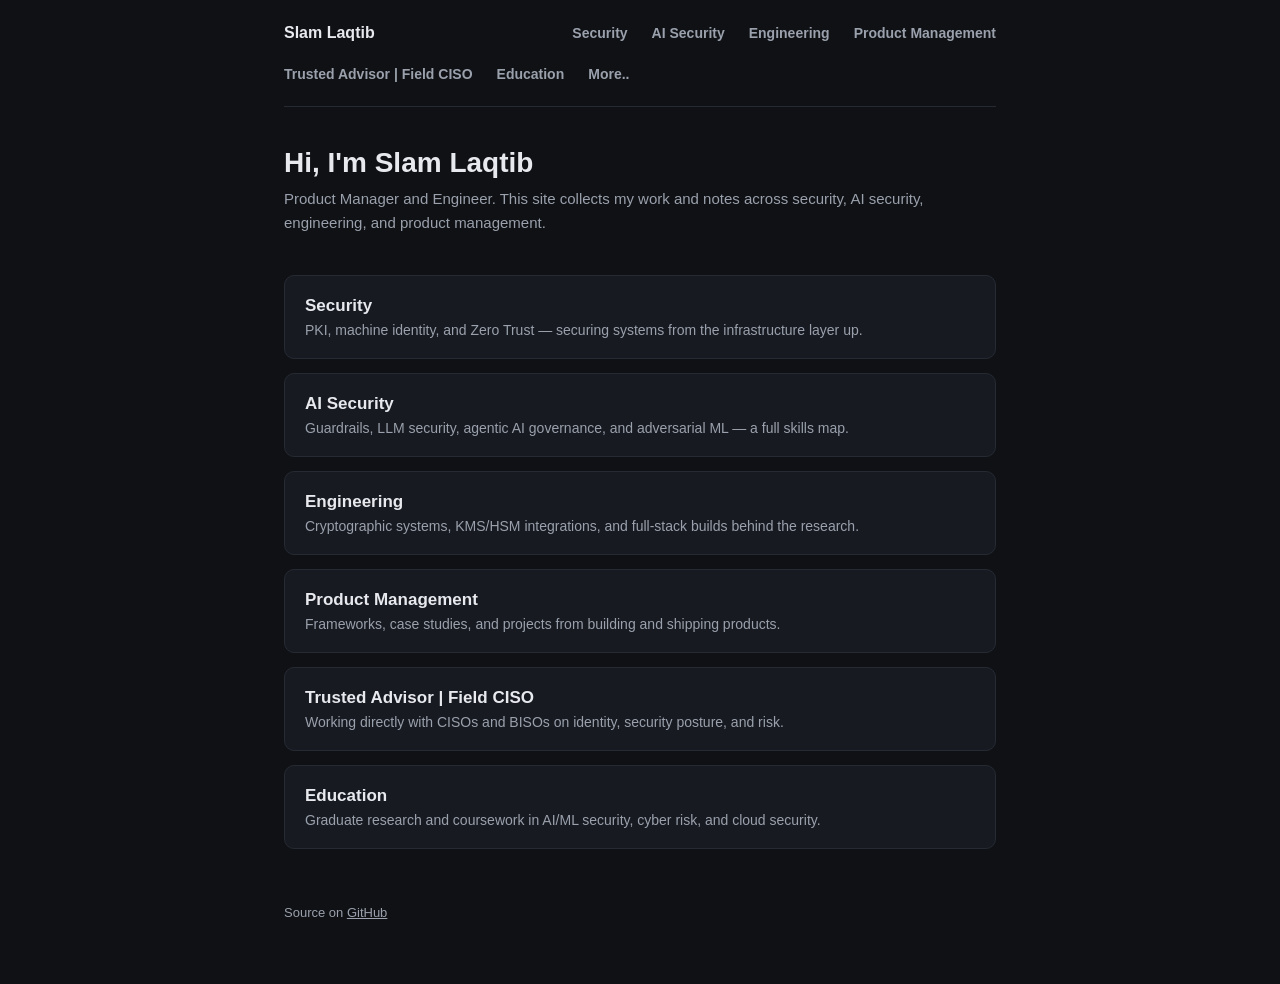
<file: index.html>
<!DOCTYPE html>
<html lang="en">
<head>
<meta charset="UTF-8">
<meta name="viewport" content="width=device-width, initial-scale=1.0">
<title>Slam Laqtib</title>
<link rel="stylesheet" href="style.css">
</head>
<body>
<main>
  <nav class="site-nav">
    <a class="brand" href="index.html">Slam Laqtib</a>
    <a class="nav-link" href="security.html">Security</a>
    <a class="nav-link" href="ai-security.html">AI Security</a>
    <a class="nav-link" href="engineering.html">Engineering</a>
    <a class="nav-link" href="product-management.html">Product Management</a>
    <a class="nav-link" href="trusted-advisor.html">Trusted Advisor | Field CISO</a>
    <a class="nav-link" href="education.html">Education</a>
    <a class="nav-link" href="more.html">More..</a>
  </nav>

  <header class="page-header">
    <h1>Hi, I'm Slam Laqtib</h1>
    <p class="subtitle">Product Manager and Engineer. This site collects my work and notes across security, AI security, engineering, and product management.</p>
  </header>

  <ul class="skill-grid">
    <li class="skill-card">
      <a href="security.html">
        <h2>Security</h2>
        <p>PKI, machine identity, and Zero Trust — securing systems from the infrastructure layer up.</p>
      </a>
    </li>
    <li class="skill-card">
      <a href="ai-security.html">
        <h2>AI Security</h2>
        <p>Guardrails, LLM security, agentic AI governance, and adversarial ML — a full skills map.</p>
      </a>
    </li>
    <li class="skill-card">
      <a href="engineering.html">
        <h2>Engineering</h2>
        <p>Cryptographic systems, KMS/HSM integrations, and full-stack builds behind the research.</p>
      </a>
    </li>
    <li class="skill-card">
      <a href="product-management.html">
        <h2>Product Management</h2>
        <p>Frameworks, case studies, and projects from building and shipping products.</p>
      </a>
    </li>
    <li class="skill-card">
      <a href="trusted-advisor.html">
        <h2>Trusted Advisor | Field CISO</h2>
        <p>Working directly with CISOs and BISOs on identity, security posture, and risk.</p>
      </a>
    </li>
    <li class="skill-card">
      <a href="education.html">
        <h2>Education</h2>
        <p>Graduate research and coursework in AI/ML security, cyber risk, and cloud security.</p>
      </a>
    </li>
  </ul>

  <footer class="site-footer">
    Source on <a href="https://github.com/PMSense/AI-Security">GitHub</a>
  </footer>
</main>
</body>
</html>
</file>
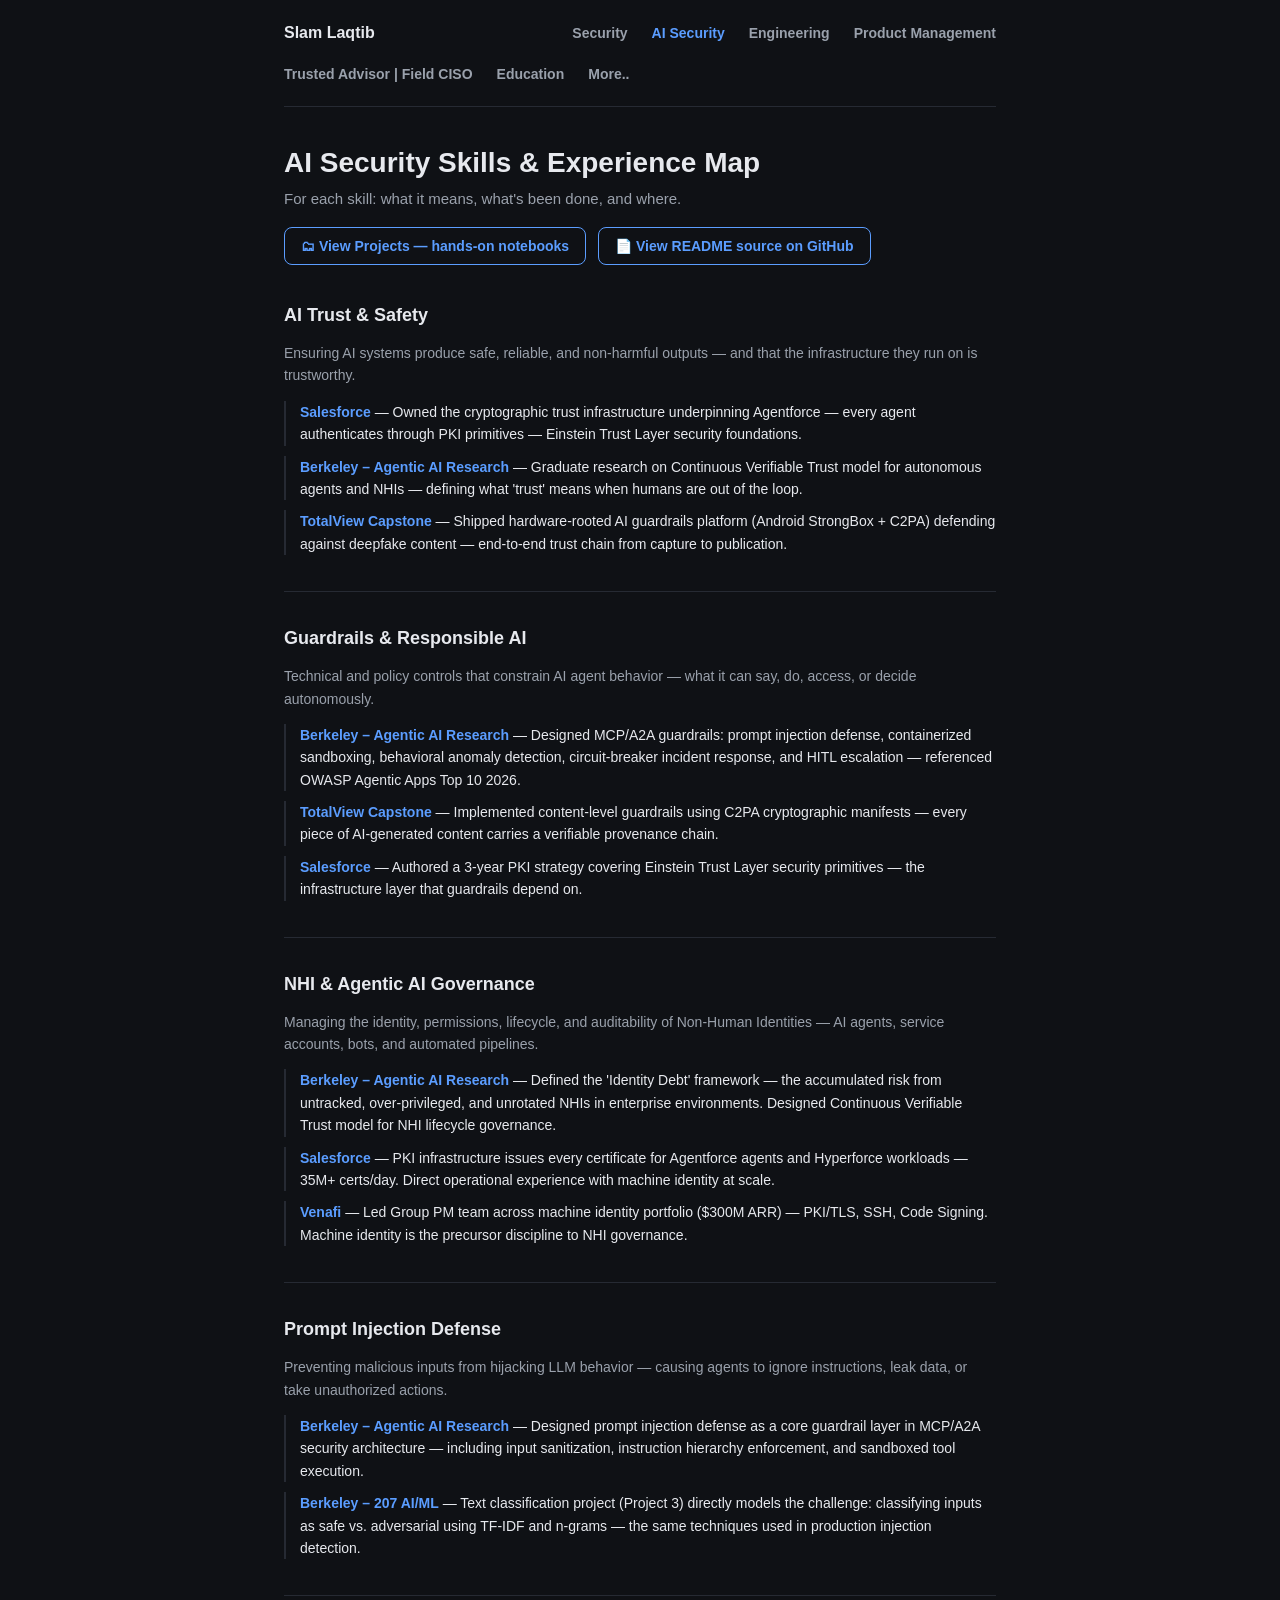
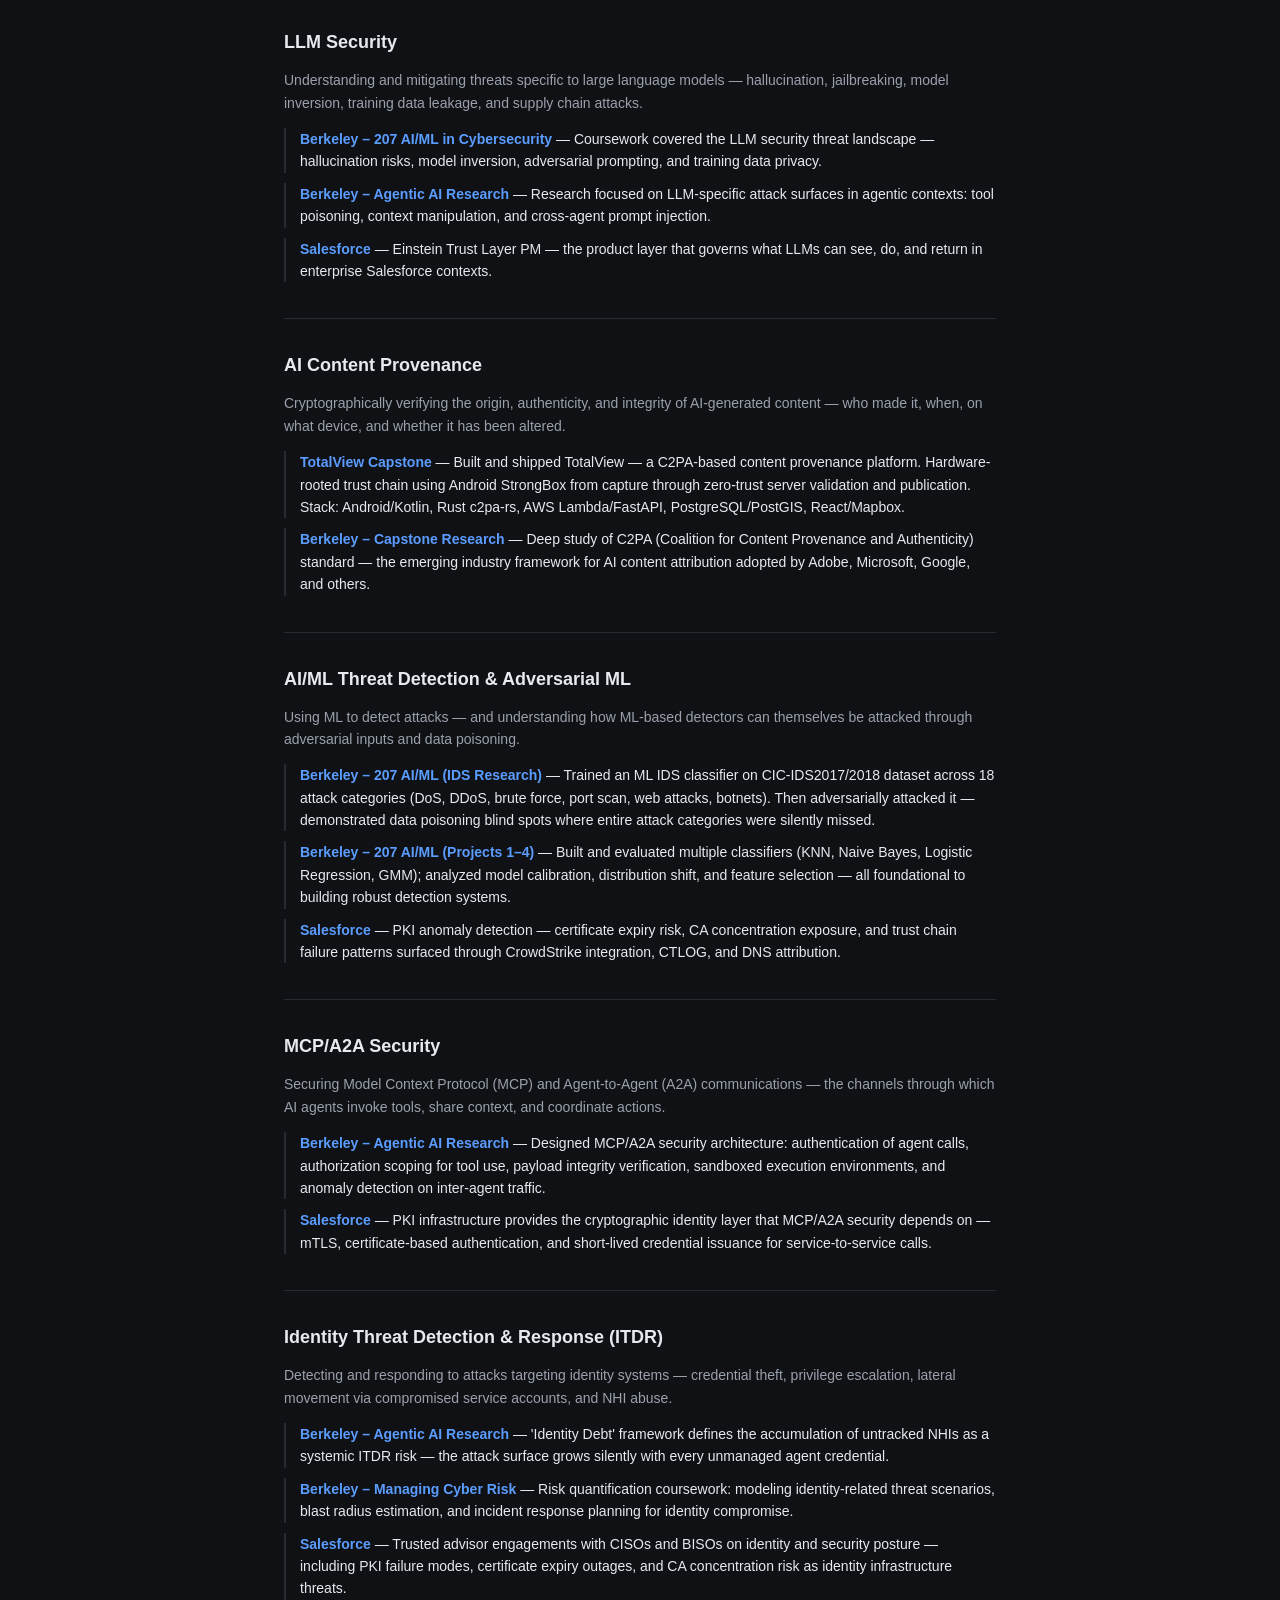
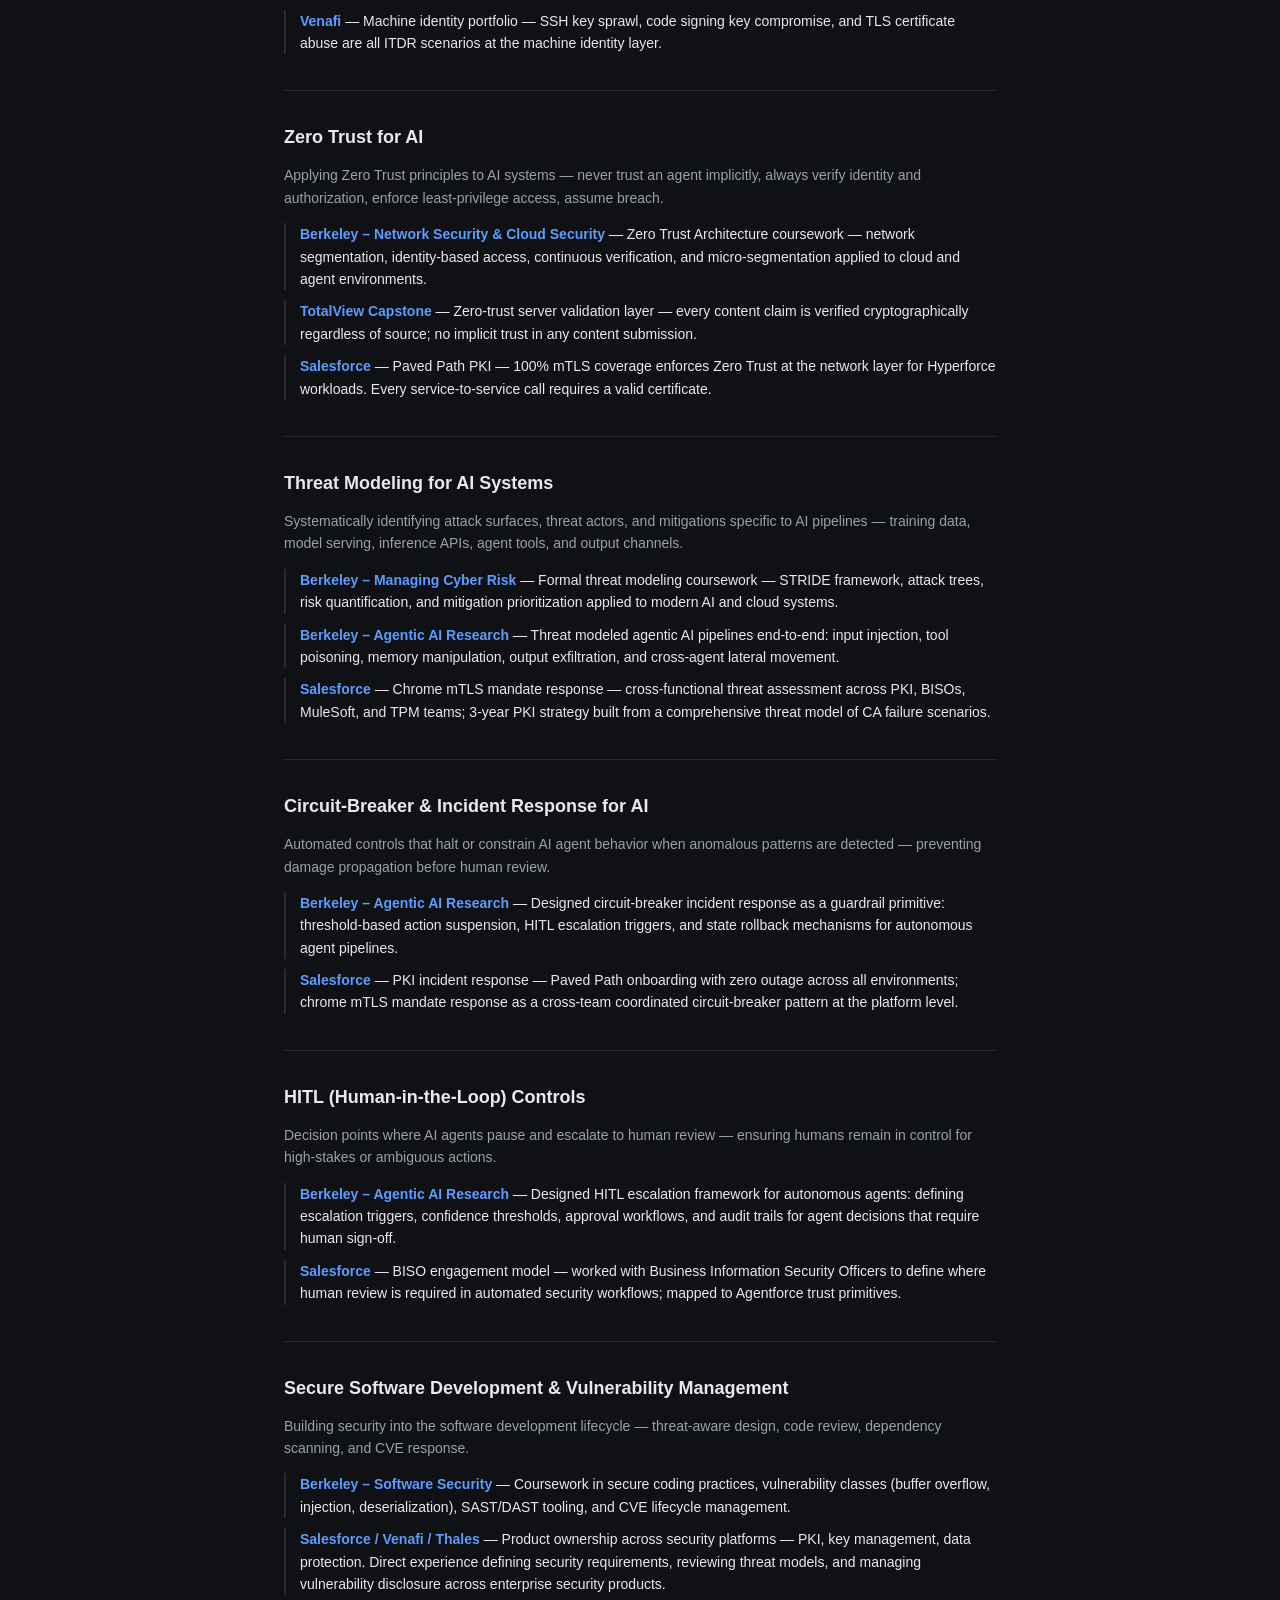
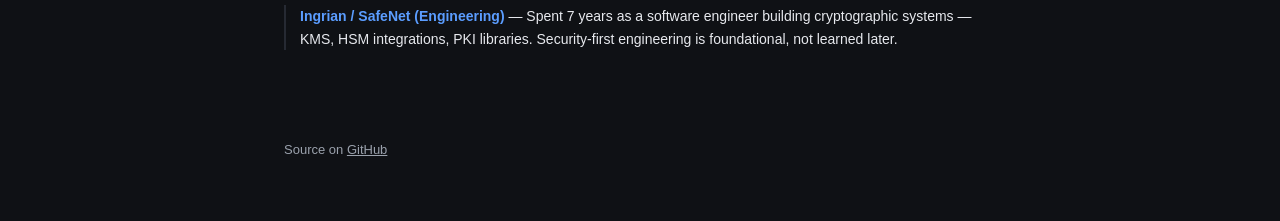
<file: ai-security.html>
<!DOCTYPE html>
<html lang="en">
<head>
<meta charset="UTF-8">
<meta name="viewport" content="width=device-width, initial-scale=1.0">
<title>AI Security — Slam Laqtib</title>
<link rel="stylesheet" href="style.css">
</head>
<body>
<main>
  <nav class="site-nav">
    <a class="brand" href="index.html">Slam Laqtib</a>
    <a class="nav-link" href="security.html">Security</a>
    <a class="nav-link active" href="ai-security.html">AI Security</a>
    <a class="nav-link" href="engineering.html">Engineering</a>
    <a class="nav-link" href="product-management.html">Product Management</a>
    <a class="nav-link" href="trusted-advisor.html">Trusted Advisor | Field CISO</a>
    <a class="nav-link" href="education.html">Education</a>
    <a class="nav-link" href="more.html">More..</a>
  </nav>

  <header class="page-header">
    <h1>AI Security Skills &amp; Experience Map</h1>
    <p class="subtitle">For each skill: what it means, what's been done, and where.</p>
    <div class="callout-row">
      <a class="callout-link" href="projects.html">🗂 View Projects — hands-on notebooks</a>
      <a class="callout-link" href="https://github.com/PMSense/AI-Security/blob/main/README.md">📄 View README source on GitHub</a>
    </div>
  </header>

  <section class="page-section">

    <div class="skill-block">
      <h2>AI Trust &amp; Safety</h2>
      <p class="skill-intro">Ensuring AI systems produce safe, reliable, and non-harmful outputs — and that the infrastructure they run on is trustworthy.</p>
      <ul class="skill-entries">
        <li><strong>Salesforce</strong> — Owned the cryptographic trust infrastructure underpinning Agentforce — every agent authenticates through PKI primitives — Einstein Trust Layer security foundations.</li>
        <li><strong>Berkeley – Agentic AI Research</strong> — Graduate research on Continuous Verifiable Trust model for autonomous agents and NHIs — defining what 'trust' means when humans are out of the loop.</li>
        <li><strong>TotalView Capstone</strong> — Shipped hardware-rooted AI guardrails platform (Android StrongBox + C2PA) defending against deepfake content — end-to-end trust chain from capture to publication.</li>
      </ul>
    </div>

    <div class="skill-block">
      <h2>Guardrails &amp; Responsible AI</h2>
      <p class="skill-intro">Technical and policy controls that constrain AI agent behavior — what it can say, do, access, or decide autonomously.</p>
      <ul class="skill-entries">
        <li><strong>Berkeley – Agentic AI Research</strong> — Designed MCP/A2A guardrails: prompt injection defense, containerized sandboxing, behavioral anomaly detection, circuit-breaker incident response, and HITL escalation — referenced OWASP Agentic Apps Top 10 2026.</li>
        <li><strong>TotalView Capstone</strong> — Implemented content-level guardrails using C2PA cryptographic manifests — every piece of AI-generated content carries a verifiable provenance chain.</li>
        <li><strong>Salesforce</strong> — Authored a 3-year PKI strategy covering Einstein Trust Layer security primitives — the infrastructure layer that guardrails depend on.</li>
      </ul>
    </div>

    <div class="skill-block">
      <h2>NHI &amp; Agentic AI Governance</h2>
      <p class="skill-intro">Managing the identity, permissions, lifecycle, and auditability of Non-Human Identities — AI agents, service accounts, bots, and automated pipelines.</p>
      <ul class="skill-entries">
        <li><strong>Berkeley – Agentic AI Research</strong> — Defined the 'Identity Debt' framework — the accumulated risk from untracked, over-privileged, and unrotated NHIs in enterprise environments. Designed Continuous Verifiable Trust model for NHI lifecycle governance.</li>
        <li><strong>Salesforce</strong> — PKI infrastructure issues every certificate for Agentforce agents and Hyperforce workloads — 35M+ certs/day. Direct operational experience with machine identity at scale.</li>
        <li><strong>Venafi</strong> — Led Group PM team across machine identity portfolio ($300M ARR) — PKI/TLS, SSH, Code Signing. Machine identity is the precursor discipline to NHI governance.</li>
      </ul>
    </div>

    <div class="skill-block">
      <h2>Prompt Injection Defense</h2>
      <p class="skill-intro">Preventing malicious inputs from hijacking LLM behavior — causing agents to ignore instructions, leak data, or take unauthorized actions.</p>
      <ul class="skill-entries">
        <li><strong>Berkeley – Agentic AI Research</strong> — Designed prompt injection defense as a core guardrail layer in MCP/A2A security architecture — including input sanitization, instruction hierarchy enforcement, and sandboxed tool execution.</li>
        <li><strong>Berkeley – 207 AI/ML</strong> — Text classification project (Project 3) directly models the challenge: classifying inputs as safe vs. adversarial using TF-IDF and n-grams — the same techniques used in production injection detection.</li>
      </ul>
    </div>

    <div class="skill-block">
      <h2>LLM Security</h2>
      <p class="skill-intro">Understanding and mitigating threats specific to large language models — hallucination, jailbreaking, model inversion, training data leakage, and supply chain attacks.</p>
      <ul class="skill-entries">
        <li><strong>Berkeley – 207 AI/ML in Cybersecurity</strong> — Coursework covered the LLM security threat landscape — hallucination risks, model inversion, adversarial prompting, and training data privacy.</li>
        <li><strong>Berkeley – Agentic AI Research</strong> — Research focused on LLM-specific attack surfaces in agentic contexts: tool poisoning, context manipulation, and cross-agent prompt injection.</li>
        <li><strong>Salesforce</strong> — Einstein Trust Layer PM — the product layer that governs what LLMs can see, do, and return in enterprise Salesforce contexts.</li>
      </ul>
    </div>

    <div class="skill-block">
      <h2>AI Content Provenance</h2>
      <p class="skill-intro">Cryptographically verifying the origin, authenticity, and integrity of AI-generated content — who made it, when, on what device, and whether it has been altered.</p>
      <ul class="skill-entries">
        <li><strong>TotalView Capstone</strong> — Built and shipped TotalView — a C2PA-based content provenance platform. Hardware-rooted trust chain using Android StrongBox from capture through zero-trust server validation and publication. Stack: Android/Kotlin, Rust c2pa-rs, AWS Lambda/FastAPI, PostgreSQL/PostGIS, React/Mapbox.</li>
        <li><strong>Berkeley – Capstone Research</strong> — Deep study of C2PA (Coalition for Content Provenance and Authenticity) standard — the emerging industry framework for AI content attribution adopted by Adobe, Microsoft, Google, and others.</li>
      </ul>
    </div>

    <div class="skill-block">
      <h2>AI/ML Threat Detection &amp; Adversarial ML</h2>
      <p class="skill-intro">Using ML to detect attacks — and understanding how ML-based detectors can themselves be attacked through adversarial inputs and data poisoning.</p>
      <ul class="skill-entries">
        <li><strong>Berkeley – 207 AI/ML (IDS Research)</strong> — Trained an ML IDS classifier on CIC-IDS2017/2018 dataset across 18 attack categories (DoS, DDoS, brute force, port scan, web attacks, botnets). Then adversarially attacked it — demonstrated data poisoning blind spots where entire attack categories were silently missed.</li>
        <li><strong>Berkeley – 207 AI/ML (Projects 1–4)</strong> — Built and evaluated multiple classifiers (KNN, Naive Bayes, Logistic Regression, GMM); analyzed model calibration, distribution shift, and feature selection — all foundational to building robust detection systems.</li>
        <li><strong>Salesforce</strong> — PKI anomaly detection — certificate expiry risk, CA concentration exposure, and trust chain failure patterns surfaced through CrowdStrike integration, CTLOG, and DNS attribution.</li>
      </ul>
    </div>

    <div class="skill-block">
      <h2>MCP/A2A Security</h2>
      <p class="skill-intro">Securing Model Context Protocol (MCP) and Agent-to-Agent (A2A) communications — the channels through which AI agents invoke tools, share context, and coordinate actions.</p>
      <ul class="skill-entries">
        <li><strong>Berkeley – Agentic AI Research</strong> — Designed MCP/A2A security architecture: authentication of agent calls, authorization scoping for tool use, payload integrity verification, sandboxed execution environments, and anomaly detection on inter-agent traffic.</li>
        <li><strong>Salesforce</strong> — PKI infrastructure provides the cryptographic identity layer that MCP/A2A security depends on — mTLS, certificate-based authentication, and short-lived credential issuance for service-to-service calls.</li>
      </ul>
    </div>

    <div class="skill-block">
      <h2>Identity Threat Detection &amp; Response (ITDR)</h2>
      <p class="skill-intro">Detecting and responding to attacks targeting identity systems — credential theft, privilege escalation, lateral movement via compromised service accounts, and NHI abuse.</p>
      <ul class="skill-entries">
        <li><strong>Berkeley – Agentic AI Research</strong> — 'Identity Debt' framework defines the accumulation of untracked NHIs as a systemic ITDR risk — the attack surface grows silently with every unmanaged agent credential.</li>
        <li><strong>Berkeley – Managing Cyber Risk</strong> — Risk quantification coursework: modeling identity-related threat scenarios, blast radius estimation, and incident response planning for identity compromise.</li>
        <li><strong>Salesforce</strong> — Trusted advisor engagements with CISOs and BISOs on identity and security posture — including PKI failure modes, certificate expiry outages, and CA concentration risk as identity infrastructure threats.</li>
        <li><strong>Venafi</strong> — Machine identity portfolio — SSH key sprawl, code signing key compromise, and TLS certificate abuse are all ITDR scenarios at the machine identity layer.</li>
      </ul>
    </div>

    <div class="skill-block">
      <h2>Zero Trust for AI</h2>
      <p class="skill-intro">Applying Zero Trust principles to AI systems — never trust an agent implicitly, always verify identity and authorization, enforce least-privilege access, assume breach.</p>
      <ul class="skill-entries">
        <li><strong>Berkeley – Network Security &amp; Cloud Security</strong> — Zero Trust Architecture coursework — network segmentation, identity-based access, continuous verification, and micro-segmentation applied to cloud and agent environments.</li>
        <li><strong>TotalView Capstone</strong> — Zero-trust server validation layer — every content claim is verified cryptographically regardless of source; no implicit trust in any content submission.</li>
        <li><strong>Salesforce</strong> — Paved Path PKI — 100% mTLS coverage enforces Zero Trust at the network layer for Hyperforce workloads. Every service-to-service call requires a valid certificate.</li>
      </ul>
    </div>

    <div class="skill-block">
      <h2>Threat Modeling for AI Systems</h2>
      <p class="skill-intro">Systematically identifying attack surfaces, threat actors, and mitigations specific to AI pipelines — training data, model serving, inference APIs, agent tools, and output channels.</p>
      <ul class="skill-entries">
        <li><strong>Berkeley – Managing Cyber Risk</strong> — Formal threat modeling coursework — STRIDE framework, attack trees, risk quantification, and mitigation prioritization applied to modern AI and cloud systems.</li>
        <li><strong>Berkeley – Agentic AI Research</strong> — Threat modeled agentic AI pipelines end-to-end: input injection, tool poisoning, memory manipulation, output exfiltration, and cross-agent lateral movement.</li>
        <li><strong>Salesforce</strong> — Chrome mTLS mandate response — cross-functional threat assessment across PKI, BISOs, MuleSoft, and TPM teams; 3-year PKI strategy built from a comprehensive threat model of CA failure scenarios.</li>
      </ul>
    </div>

    <div class="skill-block">
      <h2>Circuit-Breaker &amp; Incident Response for AI</h2>
      <p class="skill-intro">Automated controls that halt or constrain AI agent behavior when anomalous patterns are detected — preventing damage propagation before human review.</p>
      <ul class="skill-entries">
        <li><strong>Berkeley – Agentic AI Research</strong> — Designed circuit-breaker incident response as a guardrail primitive: threshold-based action suspension, HITL escalation triggers, and state rollback mechanisms for autonomous agent pipelines.</li>
        <li><strong>Salesforce</strong> — PKI incident response — Paved Path onboarding with zero outage across all environments; chrome mTLS mandate response as a cross-team coordinated circuit-breaker pattern at the platform level.</li>
      </ul>
    </div>

    <div class="skill-block">
      <h2>HITL (Human-in-the-Loop) Controls</h2>
      <p class="skill-intro">Decision points where AI agents pause and escalate to human review — ensuring humans remain in control for high-stakes or ambiguous actions.</p>
      <ul class="skill-entries">
        <li><strong>Berkeley – Agentic AI Research</strong> — Designed HITL escalation framework for autonomous agents: defining escalation triggers, confidence thresholds, approval workflows, and audit trails for agent decisions that require human sign-off.</li>
        <li><strong>Salesforce</strong> — BISO engagement model — worked with Business Information Security Officers to define where human review is required in automated security workflows; mapped to Agentforce trust primitives.</li>
      </ul>
    </div>

    <div class="skill-block">
      <h2>Secure Software Development &amp; Vulnerability Management</h2>
      <p class="skill-intro">Building security into the software development lifecycle — threat-aware design, code review, dependency scanning, and CVE response.</p>
      <ul class="skill-entries">
        <li><strong>Berkeley – Software Security</strong> — Coursework in secure coding practices, vulnerability classes (buffer overflow, injection, deserialization), SAST/DAST tooling, and CVE lifecycle management.</li>
        <li><strong>Salesforce / Venafi / Thales</strong> — Product ownership across security platforms — PKI, key management, data protection. Direct experience defining security requirements, reviewing threat models, and managing vulnerability disclosure across enterprise security products.</li>
        <li><strong>Ingrian / SafeNet (Engineering)</strong> — Spent 7 years as a software engineer building cryptographic systems — KMS, HSM integrations, PKI libraries. Security-first engineering is foundational, not learned later.</li>
      </ul>
    </div>

  </section>

  <footer class="site-footer">
    Source on <a href="https://github.com/PMSense/AI-Security">GitHub</a>
  </footer>
</main>
</body>
</html>
</file>
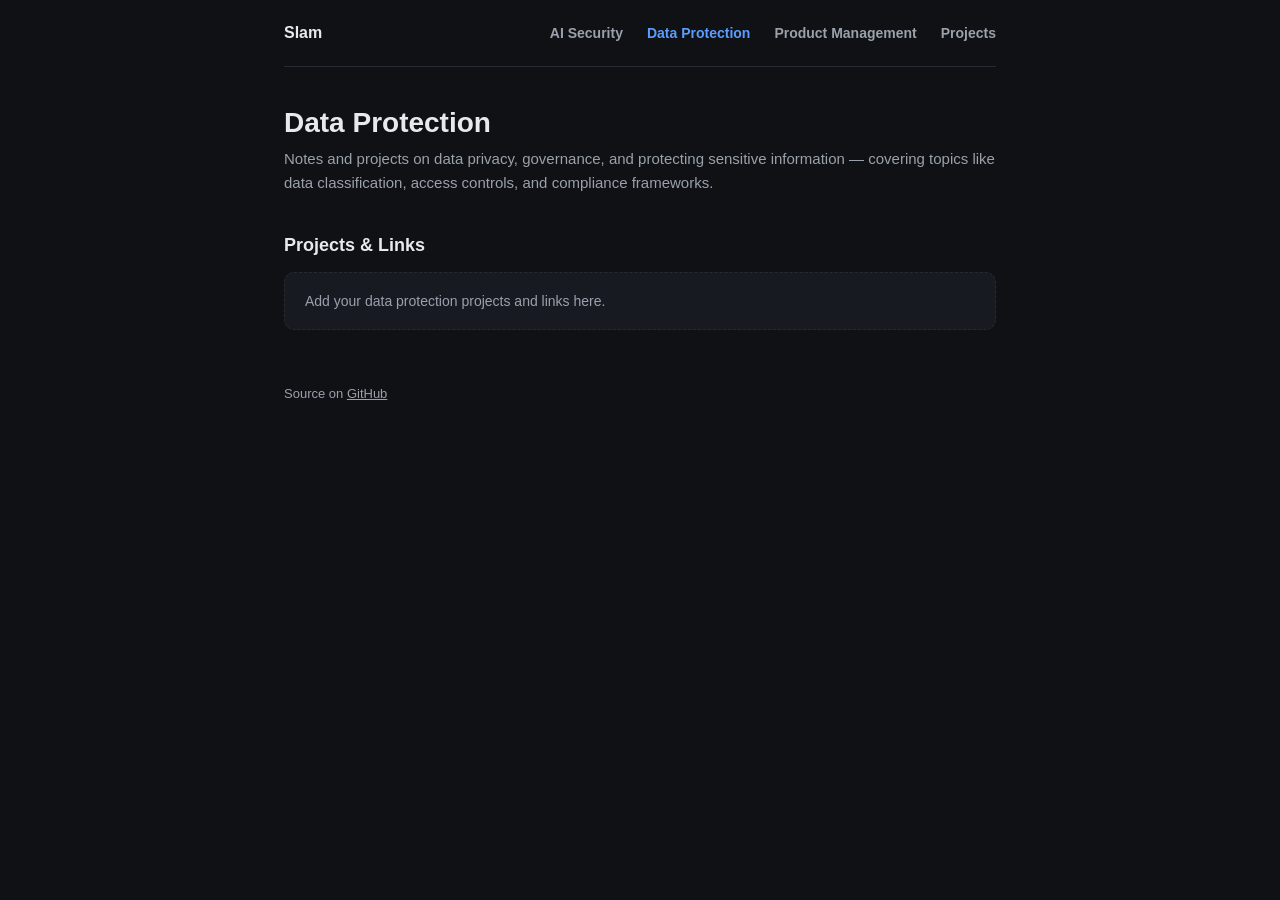
<file: data-protection.html>
<!DOCTYPE html>
<html lang="en">
<head>
<meta charset="UTF-8">
<meta name="viewport" content="width=device-width, initial-scale=1.0">
<title>Data Protection — Slam</title>
<link rel="stylesheet" href="style.css">
</head>
<body>
<main>
  <nav class="site-nav">
    <a class="brand" href="index.html">Slam</a>
    <a class="nav-link" href="ai-security.html">AI Security</a>
    <a class="nav-link active" href="data-protection.html">Data Protection</a>
    <a class="nav-link" href="product-management.html">Product Management</a>
    <a class="nav-link" href="projects.html">Projects</a>
  </nav>

  <header class="page-header">
    <h1>Data Protection</h1>
    <p class="subtitle">
      <!-- Edit this paragraph with your own summary. -->
      Notes and projects on data privacy, governance, and protecting sensitive information —
      covering topics like data classification, access controls, and compliance frameworks.
    </p>
  </header>

  <section class="page-section">
    <h2>Projects &amp; Links</h2>
    <ul class="projects">
      <!--
        Add real entries here, following this pattern:
        <li class="project">
          <a href="https://github.com/PMSense/your-repo">
            Project Title
            <div class="filename">short description or repo name</div>
          </a>
        </li>
      -->
      <li class="project placeholder">
        Add your data protection projects and links here.
      </li>
    </ul>
  </section>

  <footer class="site-footer">
    Source on <a href="https://github.com/PMSense/AI-Security">GitHub</a>
  </footer>
</main>
</body>
</html>
</file>
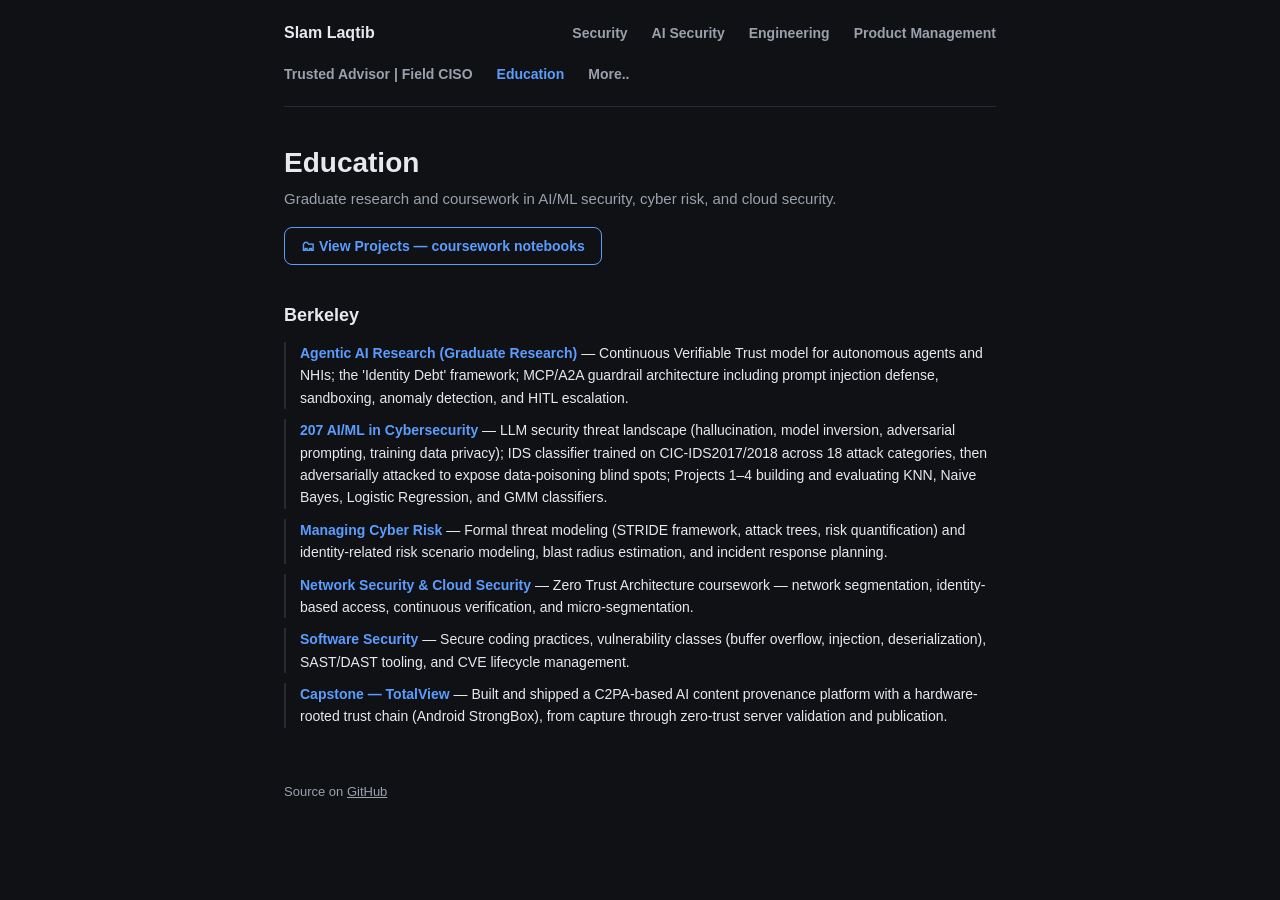
<file: education.html>
<!DOCTYPE html>
<html lang="en">
<head>
<meta charset="UTF-8">
<meta name="viewport" content="width=device-width, initial-scale=1.0">
<title>Education — Slam Laqtib</title>
<link rel="stylesheet" href="style.css">
</head>
<body>
<main>
  <nav class="site-nav">
    <a class="brand" href="index.html">Slam Laqtib</a>
    <a class="nav-link" href="security.html">Security</a>
    <a class="nav-link" href="ai-security.html">AI Security</a>
    <a class="nav-link" href="engineering.html">Engineering</a>
    <a class="nav-link" href="product-management.html">Product Management</a>
    <a class="nav-link" href="trusted-advisor.html">Trusted Advisor | Field CISO</a>
    <a class="nav-link active" href="education.html">Education</a>
    <a class="nav-link" href="more.html">More..</a>
  </nav>

  <header class="page-header">
    <h1>Education</h1>
    <p class="subtitle">Graduate research and coursework in AI/ML security, cyber risk, and cloud security.</p>
    <div class="callout-row">
      <a class="callout-link" href="projects.html">🗂 View Projects — coursework notebooks</a>
    </div>
  </header>

  <section class="page-section">
    <h2>Berkeley</h2>
    <ul class="skill-entries">
      <li><strong>Agentic AI Research (Graduate Research)</strong> — Continuous Verifiable Trust model for autonomous agents and NHIs; the 'Identity Debt' framework; MCP/A2A guardrail architecture including prompt injection defense, sandboxing, anomaly detection, and HITL escalation.</li>
      <li><strong>207 AI/ML in Cybersecurity</strong> — LLM security threat landscape (hallucination, model inversion, adversarial prompting, training data privacy); IDS classifier trained on CIC-IDS2017/2018 across 18 attack categories, then adversarially attacked to expose data-poisoning blind spots; Projects 1–4 building and evaluating KNN, Naive Bayes, Logistic Regression, and GMM classifiers.</li>
      <li><strong>Managing Cyber Risk</strong> — Formal threat modeling (STRIDE framework, attack trees, risk quantification) and identity-related risk scenario modeling, blast radius estimation, and incident response planning.</li>
      <li><strong>Network Security &amp; Cloud Security</strong> — Zero Trust Architecture coursework — network segmentation, identity-based access, continuous verification, and micro-segmentation.</li>
      <li><strong>Software Security</strong> — Secure coding practices, vulnerability classes (buffer overflow, injection, deserialization), SAST/DAST tooling, and CVE lifecycle management.</li>
      <li><strong>Capstone — TotalView</strong> — Built and shipped a C2PA-based AI content provenance platform with a hardware-rooted trust chain (Android StrongBox), from capture through zero-trust server validation and publication.</li>
    </ul>
  </section>

  <footer class="site-footer">
    Source on <a href="https://github.com/PMSense/AI-Security">GitHub</a>
  </footer>
</main>
</body>
</html>
</file>
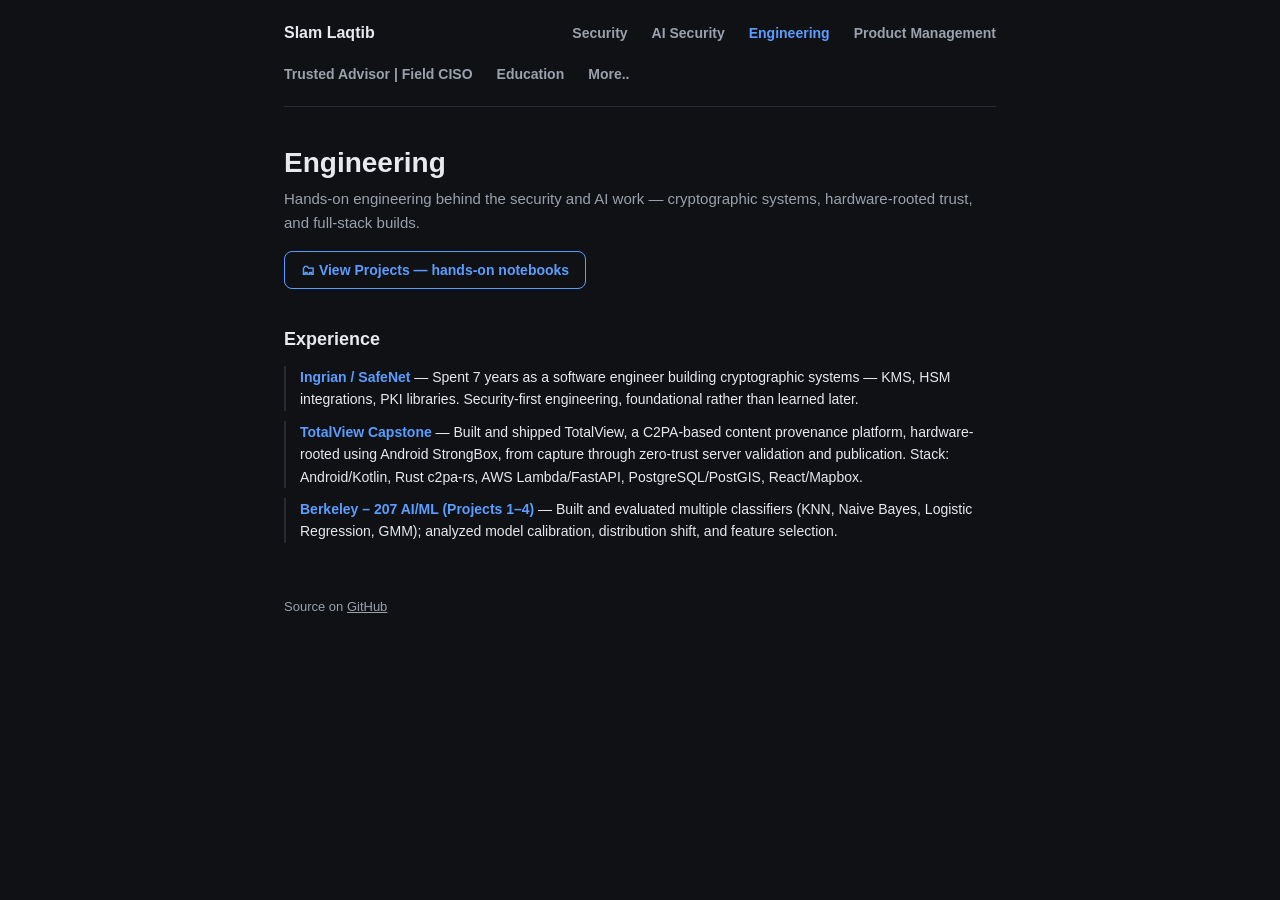
<file: engineering.html>
<!DOCTYPE html>
<html lang="en">
<head>
<meta charset="UTF-8">
<meta name="viewport" content="width=device-width, initial-scale=1.0">
<title>Engineering — Slam Laqtib</title>
<link rel="stylesheet" href="style.css">
</head>
<body>
<main>
  <nav class="site-nav">
    <a class="brand" href="index.html">Slam Laqtib</a>
    <a class="nav-link" href="security.html">Security</a>
    <a class="nav-link" href="ai-security.html">AI Security</a>
    <a class="nav-link active" href="engineering.html">Engineering</a>
    <a class="nav-link" href="product-management.html">Product Management</a>
    <a class="nav-link" href="trusted-advisor.html">Trusted Advisor | Field CISO</a>
    <a class="nav-link" href="education.html">Education</a>
    <a class="nav-link" href="more.html">More..</a>
  </nav>

  <header class="page-header">
    <h1>Engineering</h1>
    <p class="subtitle">Hands-on engineering behind the security and AI work — cryptographic systems, hardware-rooted trust, and full-stack builds.</p>
    <div class="callout-row">
      <a class="callout-link" href="projects.html">🗂 View Projects — hands-on notebooks</a>
    </div>
  </header>

  <section class="page-section">
    <h2>Experience</h2>
    <ul class="skill-entries">
      <li><strong>Ingrian / SafeNet</strong> — Spent 7 years as a software engineer building cryptographic systems — KMS, HSM integrations, PKI libraries. Security-first engineering, foundational rather than learned later.</li>
      <li><strong>TotalView Capstone</strong> — Built and shipped TotalView, a C2PA-based content provenance platform, hardware-rooted using Android StrongBox, from capture through zero-trust server validation and publication. Stack: Android/Kotlin, Rust c2pa-rs, AWS Lambda/FastAPI, PostgreSQL/PostGIS, React/Mapbox.</li>
      <li><strong>Berkeley – 207 AI/ML (Projects 1–4)</strong> — Built and evaluated multiple classifiers (KNN, Naive Bayes, Logistic Regression, GMM); analyzed model calibration, distribution shift, and feature selection.</li>
    </ul>
  </section>

  <footer class="site-footer">
    Source on <a href="https://github.com/PMSense/AI-Security">GitHub</a>
  </footer>
</main>
</body>
</html>
</file>
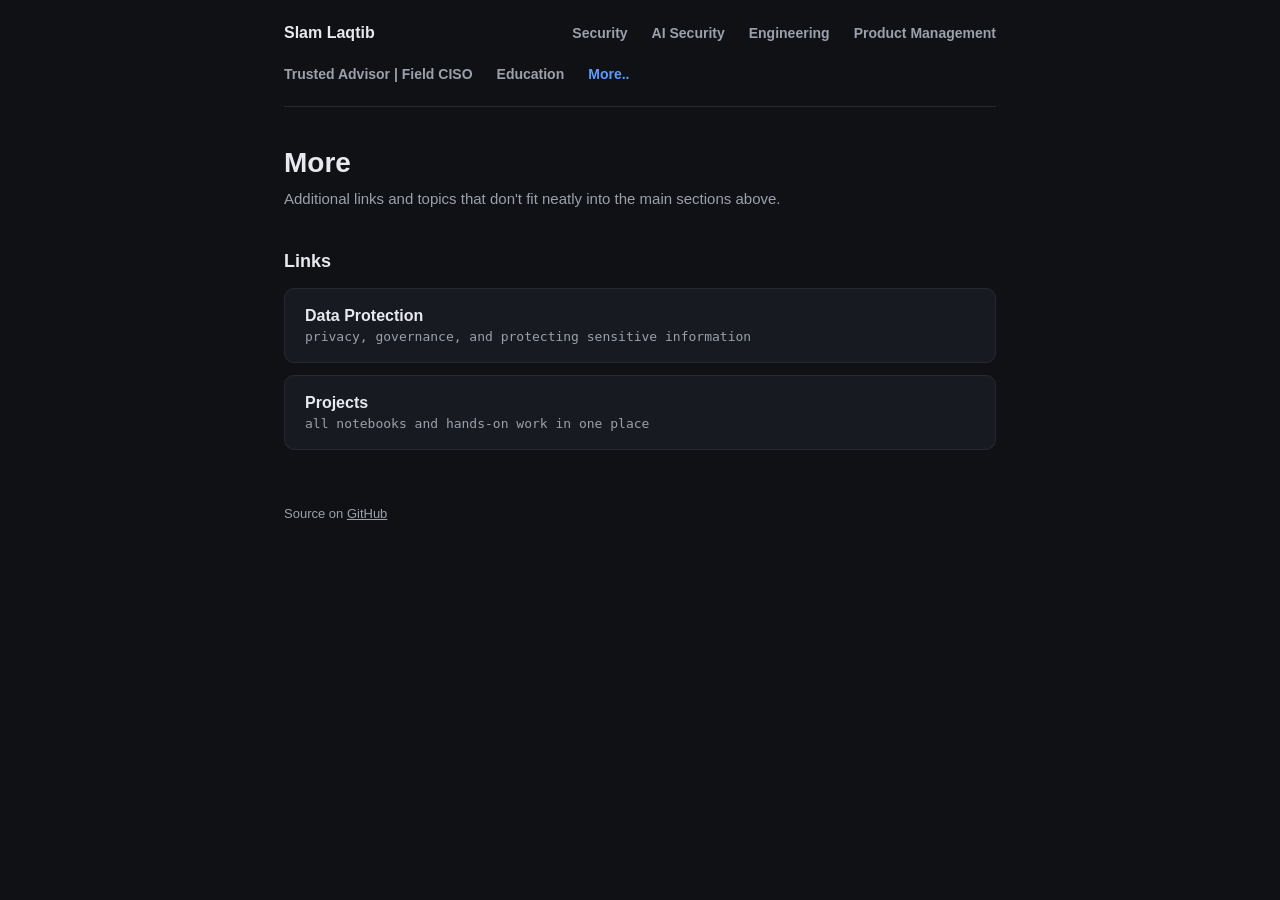
<file: more.html>
<!DOCTYPE html>
<html lang="en">
<head>
<meta charset="UTF-8">
<meta name="viewport" content="width=device-width, initial-scale=1.0">
<title>More — Slam Laqtib</title>
<link rel="stylesheet" href="style.css">
</head>
<body>
<main>
  <nav class="site-nav">
    <a class="brand" href="index.html">Slam Laqtib</a>
    <a class="nav-link" href="security.html">Security</a>
    <a class="nav-link" href="ai-security.html">AI Security</a>
    <a class="nav-link" href="engineering.html">Engineering</a>
    <a class="nav-link" href="product-management.html">Product Management</a>
    <a class="nav-link" href="trusted-advisor.html">Trusted Advisor | Field CISO</a>
    <a class="nav-link" href="education.html">Education</a>
    <a class="nav-link active" href="more.html">More..</a>
  </nav>

  <header class="page-header">
    <h1>More</h1>
    <p class="subtitle">Additional links and topics that don't fit neatly into the main sections above.</p>
  </header>

  <section class="page-section">
    <h2>Links</h2>
    <ul class="projects">
      <li class="project">
        <a href="data-protection.html">
          Data Protection
          <div class="filename">privacy, governance, and protecting sensitive information</div>
        </a>
      </li>
      <li class="project">
        <a href="projects.html">
          Projects
          <div class="filename">all notebooks and hands-on work in one place</div>
        </a>
      </li>
      <!--
        Add more entries here, following this pattern:
        <li class="project">
          <a href="your-page.html">
            Title
            <div class="filename">short description</div>
          </a>
        </li>
      -->
    </ul>
  </section>

  <footer class="site-footer">
    Source on <a href="https://github.com/PMSense/AI-Security">GitHub</a>
  </footer>
</main>
</body>
</html>
</file>
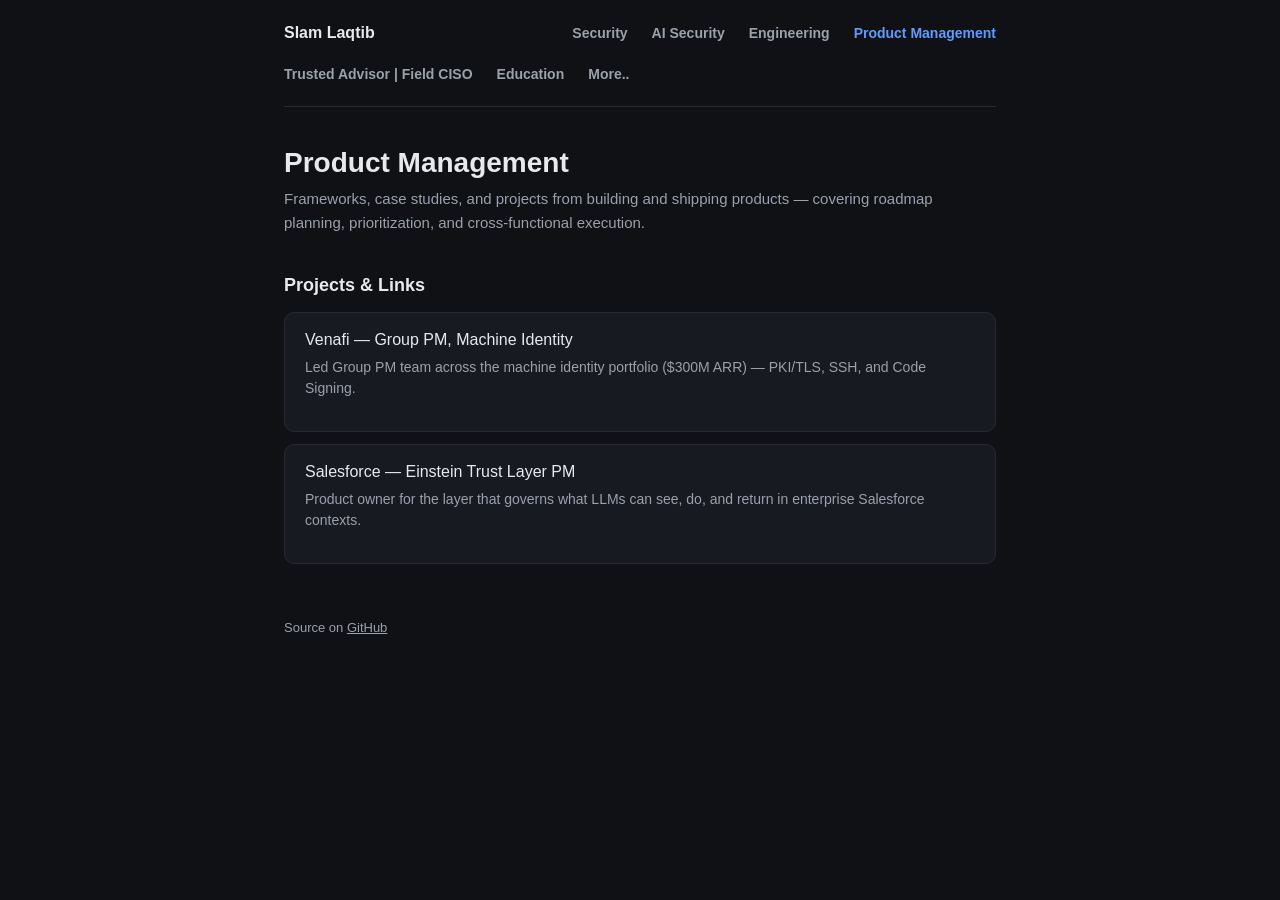
<file: product-management.html>
<!DOCTYPE html>
<html lang="en">
<head>
<meta charset="UTF-8">
<meta name="viewport" content="width=device-width, initial-scale=1.0">
<title>Product Management — Slam Laqtib</title>
<link rel="stylesheet" href="style.css">
</head>
<body>
<main>
  <nav class="site-nav">
    <a class="brand" href="index.html">Slam Laqtib</a>
    <a class="nav-link" href="security.html">Security</a>
    <a class="nav-link" href="ai-security.html">AI Security</a>
    <a class="nav-link" href="engineering.html">Engineering</a>
    <a class="nav-link active" href="product-management.html">Product Management</a>
    <a class="nav-link" href="trusted-advisor.html">Trusted Advisor | Field CISO</a>
    <a class="nav-link" href="education.html">Education</a>
    <a class="nav-link" href="more.html">More..</a>
  </nav>

  <header class="page-header">
    <h1>Product Management</h1>
    <p class="subtitle">
      <!-- Edit this paragraph with your own summary. -->
      Frameworks, case studies, and projects from building and shipping products —
      covering roadmap planning, prioritization, and cross-functional execution.
    </p>
  </header>

  <section class="page-section">
    <h2>Projects &amp; Links</h2>
    <ul class="projects">
      <!--
        Add real entries here, following this pattern:
        <li class="project">
          <a href="https://github.com/PMSense/your-repo">
            Project Title
            <div class="filename">short description or repo name</div>
          </a>
        </li>
      -->
      <li class="project">
        <div>Venafi — Group PM, Machine Identity</div>
        <p class="desc">Led Group PM team across the machine identity portfolio ($300M ARR) — PKI/TLS, SSH, and Code Signing.</p>
      </li>
      <li class="project">
        <div>Salesforce — Einstein Trust Layer PM</div>
        <p class="desc">Product owner for the layer that governs what LLMs can see, do, and return in enterprise Salesforce contexts.</p>
      </li>
      <!--
        Add more real entries here, following this pattern:
        <li class="project">
          <a href="https://github.com/PMSense/your-repo">
            Project Title
            <div class="filename">short description or repo name</div>
          </a>
        </li>
      -->
    </ul>
  </section>

  <footer class="site-footer">
    Source on <a href="https://github.com/PMSense/AI-Security">GitHub</a>
  </footer>
</main>
</body>
</html>
</file>
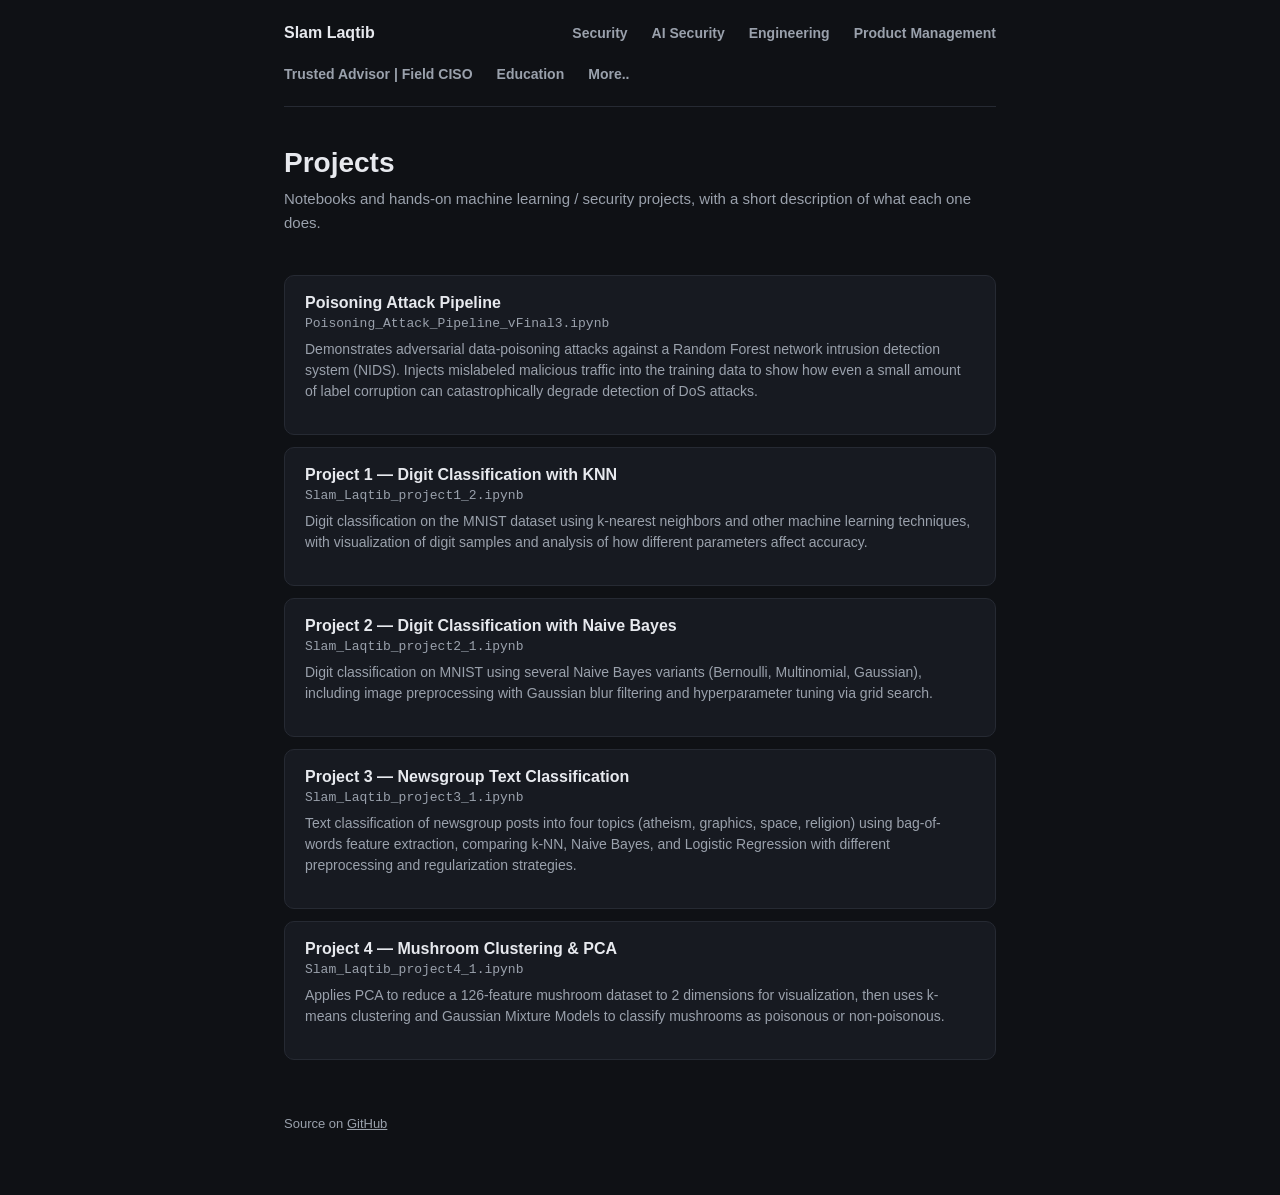
<file: projects.html>
<!DOCTYPE html>
<html lang="en">
<head>
<meta charset="UTF-8">
<meta name="viewport" content="width=device-width, initial-scale=1.0">
<title>Projects — Slam Laqtib</title>
<link rel="stylesheet" href="style.css">
</head>
<body>
<main>
  <nav class="site-nav">
    <a class="brand" href="index.html">Slam Laqtib</a>
    <a class="nav-link" href="security.html">Security</a>
    <a class="nav-link" href="ai-security.html">AI Security</a>
    <a class="nav-link" href="engineering.html">Engineering</a>
    <a class="nav-link" href="product-management.html">Product Management</a>
    <a class="nav-link" href="trusted-advisor.html">Trusted Advisor | Field CISO</a>
    <a class="nav-link" href="education.html">Education</a>
    <a class="nav-link" href="more.html">More..</a>
  </nav>

  <header class="page-header">
    <h1>Projects</h1>
    <p class="subtitle">Notebooks and hands-on machine learning / security projects, with a short description of what each one does.</p>
  </header>

  <section class="page-section">
    <ul class="projects">
      <li class="project">
        <a href="https://github.com/PMSense/AI-Security/blob/main/Poisoning_Attack_Pipeline_vFinal3.ipynb">
          Poisoning Attack Pipeline
          <div class="filename">Poisoning_Attack_Pipeline_vFinal3.ipynb</div>
        </a>
        <p class="desc">Demonstrates adversarial data-poisoning attacks against a Random Forest network intrusion detection system (NIDS). Injects mislabeled malicious traffic into the training data to show how even a small amount of label corruption can catastrophically degrade detection of DoS attacks.</p>
      </li>
      <li class="project">
        <a href="https://github.com/PMSense/AI-Security/blob/main/Slam_Laqtib_project1_2.ipynb">
          Project 1 — Digit Classification with KNN
          <div class="filename">Slam_Laqtib_project1_2.ipynb</div>
        </a>
        <p class="desc">Digit classification on the MNIST dataset using k-nearest neighbors and other machine learning techniques, with visualization of digit samples and analysis of how different parameters affect accuracy.</p>
      </li>
      <li class="project">
        <a href="https://github.com/PMSense/AI-Security/blob/main/Slam_Laqtib_project2_1.ipynb">
          Project 2 — Digit Classification with Naive Bayes
          <div class="filename">Slam_Laqtib_project2_1.ipynb</div>
        </a>
        <p class="desc">Digit classification on MNIST using several Naive Bayes variants (Bernoulli, Multinomial, Gaussian), including image preprocessing with Gaussian blur filtering and hyperparameter tuning via grid search.</p>
      </li>
      <li class="project">
        <a href="https://github.com/PMSense/AI-Security/blob/main/Slam_Laqtib_project3_1.ipynb">
          Project 3 — Newsgroup Text Classification
          <div class="filename">Slam_Laqtib_project3_1.ipynb</div>
        </a>
        <p class="desc">Text classification of newsgroup posts into four topics (atheism, graphics, space, religion) using bag-of-words feature extraction, comparing k-NN, Naive Bayes, and Logistic Regression with different preprocessing and regularization strategies.</p>
      </li>
      <li class="project">
        <a href="https://github.com/PMSense/AI-Security/blob/main/Slam_Laqtib_project4_1.ipynb">
          Project 4 — Mushroom Clustering &amp; PCA
          <div class="filename">Slam_Laqtib_project4_1.ipynb</div>
        </a>
        <p class="desc">Applies PCA to reduce a 126-feature mushroom dataset to 2 dimensions for visualization, then uses k-means clustering and Gaussian Mixture Models to classify mushrooms as poisonous or non-poisonous.</p>
      </li>
    </ul>
  </section>

  <footer class="site-footer">
    Source on <a href="https://github.com/PMSense/AI-Security">GitHub</a>
  </footer>
</main>
</body>
</html>
</file>
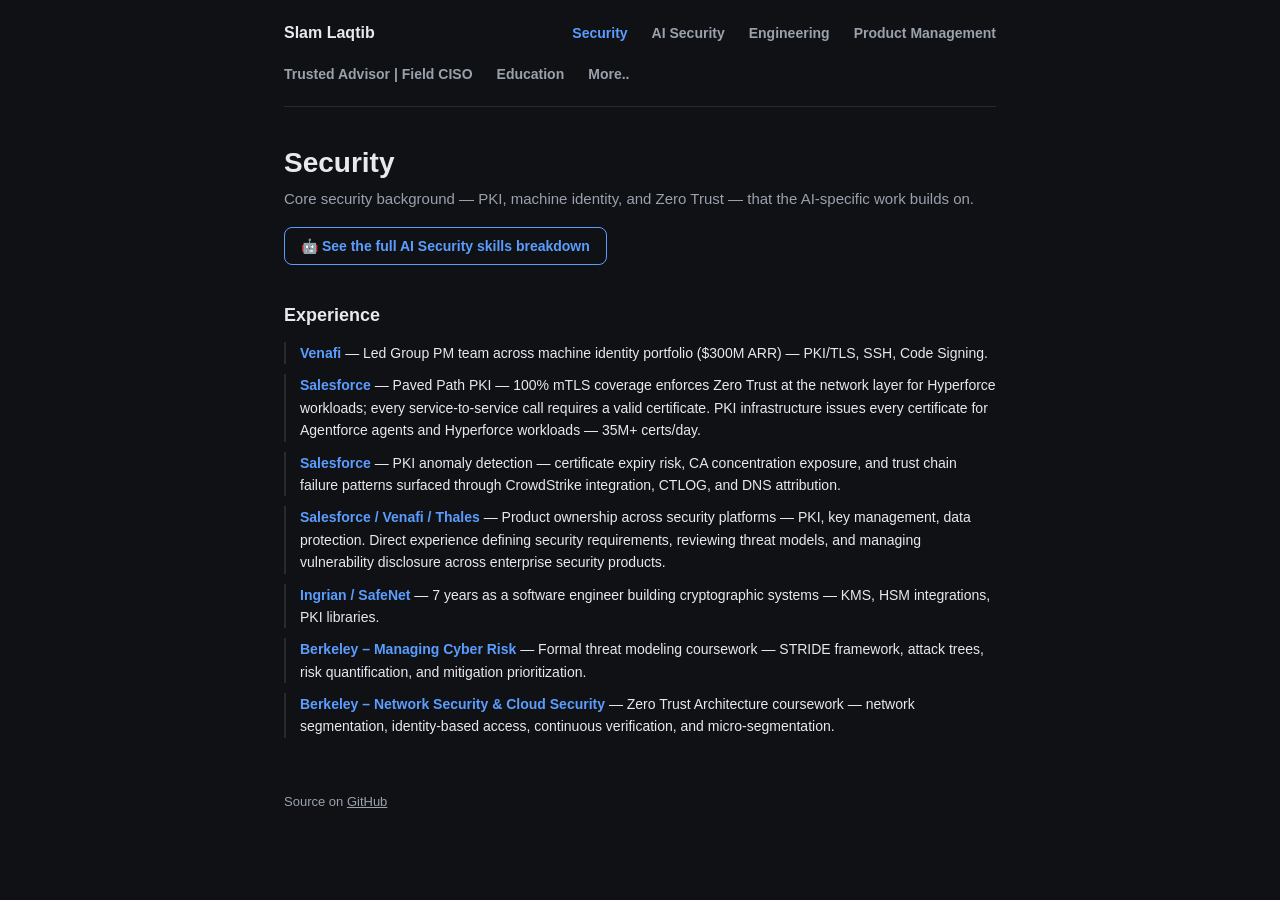
<file: security.html>
<!DOCTYPE html>
<html lang="en">
<head>
<meta charset="UTF-8">
<meta name="viewport" content="width=device-width, initial-scale=1.0">
<title>Security — Slam Laqtib</title>
<link rel="stylesheet" href="style.css">
</head>
<body>
<main>
  <nav class="site-nav">
    <a class="brand" href="index.html">Slam Laqtib</a>
    <a class="nav-link active" href="security.html">Security</a>
    <a class="nav-link" href="ai-security.html">AI Security</a>
    <a class="nav-link" href="engineering.html">Engineering</a>
    <a class="nav-link" href="product-management.html">Product Management</a>
    <a class="nav-link" href="trusted-advisor.html">Trusted Advisor | Field CISO</a>
    <a class="nav-link" href="education.html">Education</a>
    <a class="nav-link" href="more.html">More..</a>
  </nav>

  <header class="page-header">
    <h1>Security</h1>
    <p class="subtitle">Core security background — PKI, machine identity, and Zero Trust — that the AI-specific work builds on.</p>
    <div class="callout-row">
      <a class="callout-link" href="ai-security.html">🤖 See the full AI Security skills breakdown</a>
    </div>
  </header>

  <section class="page-section">
    <h2>Experience</h2>
    <ul class="skill-entries">
      <li><strong>Venafi</strong> — Led Group PM team across machine identity portfolio ($300M ARR) — PKI/TLS, SSH, Code Signing.</li>
      <li><strong>Salesforce</strong> — Paved Path PKI — 100% mTLS coverage enforces Zero Trust at the network layer for Hyperforce workloads; every service-to-service call requires a valid certificate. PKI infrastructure issues every certificate for Agentforce agents and Hyperforce workloads — 35M+ certs/day.</li>
      <li><strong>Salesforce</strong> — PKI anomaly detection — certificate expiry risk, CA concentration exposure, and trust chain failure patterns surfaced through CrowdStrike integration, CTLOG, and DNS attribution.</li>
      <li><strong>Salesforce / Venafi / Thales</strong> — Product ownership across security platforms — PKI, key management, data protection. Direct experience defining security requirements, reviewing threat models, and managing vulnerability disclosure across enterprise security products.</li>
      <li><strong>Ingrian / SafeNet</strong> — 7 years as a software engineer building cryptographic systems — KMS, HSM integrations, PKI libraries.</li>
      <li><strong>Berkeley – Managing Cyber Risk</strong> — Formal threat modeling coursework — STRIDE framework, attack trees, risk quantification, and mitigation prioritization.</li>
      <li><strong>Berkeley – Network Security &amp; Cloud Security</strong> — Zero Trust Architecture coursework — network segmentation, identity-based access, continuous verification, and micro-segmentation.</li>
    </ul>
  </section>

  <footer class="site-footer">
    Source on <a href="https://github.com/PMSense/AI-Security">GitHub</a>
  </footer>
</main>
</body>
</html>
</file>
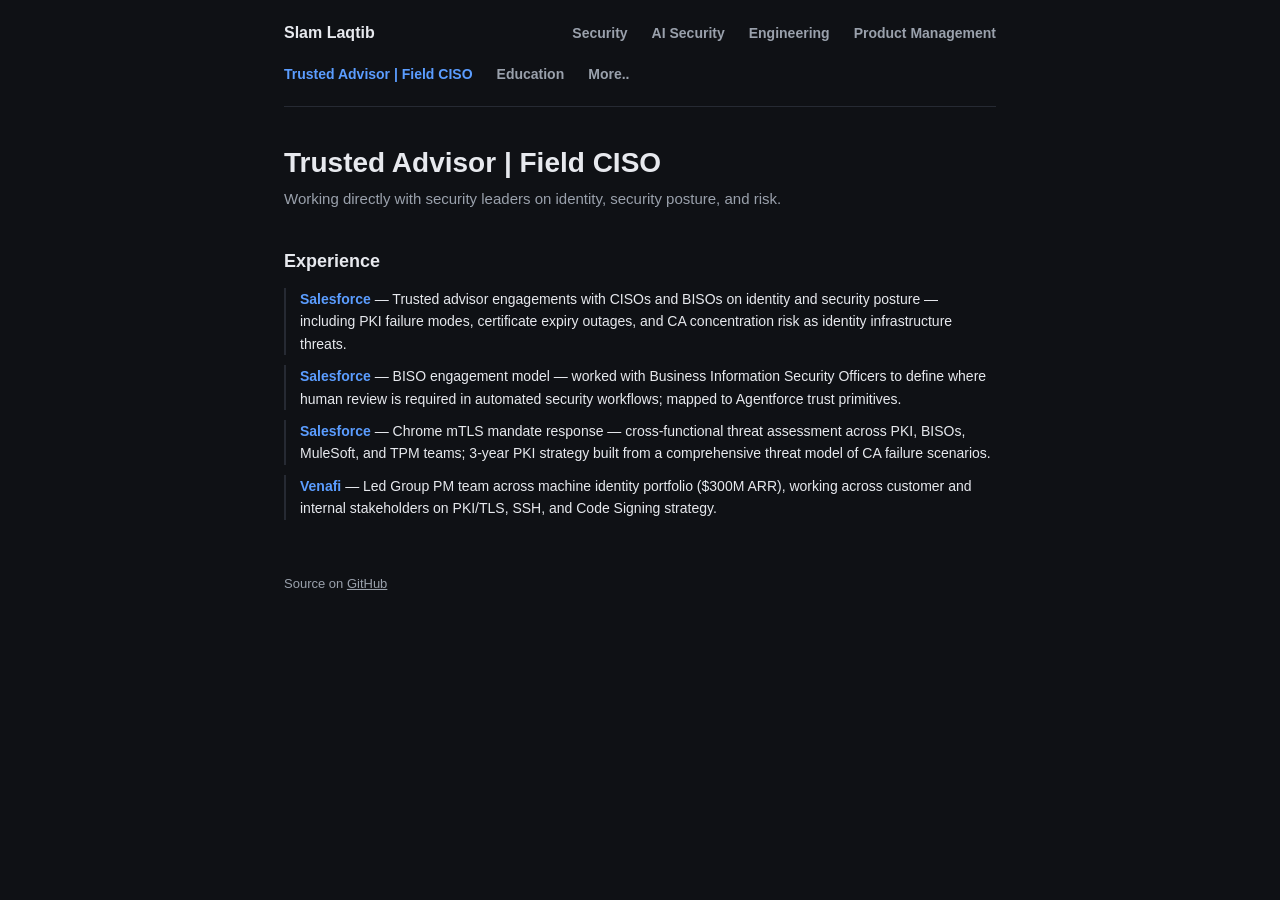
<file: trusted-advisor.html>
<!DOCTYPE html>
<html lang="en">
<head>
<meta charset="UTF-8">
<meta name="viewport" content="width=device-width, initial-scale=1.0">
<title>Trusted Advisor | Field CISO — Slam Laqtib</title>
<link rel="stylesheet" href="style.css">
</head>
<body>
<main>
  <nav class="site-nav">
    <a class="brand" href="index.html">Slam Laqtib</a>
    <a class="nav-link" href="security.html">Security</a>
    <a class="nav-link" href="ai-security.html">AI Security</a>
    <a class="nav-link" href="engineering.html">Engineering</a>
    <a class="nav-link" href="product-management.html">Product Management</a>
    <a class="nav-link active" href="trusted-advisor.html">Trusted Advisor | Field CISO</a>
    <a class="nav-link" href="education.html">Education</a>
    <a class="nav-link" href="more.html">More..</a>
  </nav>

  <header class="page-header">
    <h1>Trusted Advisor | Field CISO</h1>
    <p class="subtitle">Working directly with security leaders on identity, security posture, and risk.</p>
  </header>

  <section class="page-section">
    <h2>Experience</h2>
    <ul class="skill-entries">
      <li><strong>Salesforce</strong> — Trusted advisor engagements with CISOs and BISOs on identity and security posture — including PKI failure modes, certificate expiry outages, and CA concentration risk as identity infrastructure threats.</li>
      <li><strong>Salesforce</strong> — BISO engagement model — worked with Business Information Security Officers to define where human review is required in automated security workflows; mapped to Agentforce trust primitives.</li>
      <li><strong>Salesforce</strong> — Chrome mTLS mandate response — cross-functional threat assessment across PKI, BISOs, MuleSoft, and TPM teams; 3-year PKI strategy built from a comprehensive threat model of CA failure scenarios.</li>
      <li><strong>Venafi</strong> — Led Group PM team across machine identity portfolio ($300M ARR), working across customer and internal stakeholders on PKI/TLS, SSH, and Code Signing strategy.</li>
    </ul>
  </section>

  <footer class="site-footer">
    Source on <a href="https://github.com/PMSense/AI-Security">GitHub</a>
  </footer>
</main>
</body>
</html>
</file>
<file: style.css>
:root {
  color-scheme: light dark;
  --bg: #0f1115;
  --card: #171a21;
  --text: #e7e9ee;
  --muted: #9aa1ac;
  --accent: #5b9dff;
  --border: #262a33;
}
* { box-sizing: border-box; }
body {
  margin: 0;
  padding: 0;
  font-family: -apple-system, BlinkMacSystemFont, "Segoe UI", Helvetica, Arial, sans-serif;
  background: var(--bg);
  color: var(--text);
  display: flex;
  justify-content: center;
}
main {
  width: 100%;
  max-width: 760px;
  padding: 0 24px 64px;
}

/* Nav */
nav.site-nav {
  display: flex;
  align-items: center;
  gap: 24px;
  padding: 24px 0;
  border-bottom: 1px solid var(--border);
  margin-bottom: 40px;
  flex-wrap: wrap;
}
nav.site-nav a.brand {
  font-weight: 700;
  font-size: 16px;
  color: var(--text);
  text-decoration: none;
  margin-right: auto;
}
nav.site-nav a.nav-link {
  color: var(--muted);
  text-decoration: none;
  font-size: 14px;
  font-weight: 600;
}
nav.site-nav a.nav-link:hover,
nav.site-nav a.nav-link.active {
  color: var(--accent);
}

/* Page header */
header.page-header {
  margin-bottom: 40px;
}
header.page-header h1 {
  font-size: 28px;
  margin: 0 0 8px 0;
}
header.page-header p.subtitle {
  color: var(--muted);
  margin: 0;
  font-size: 15px;
  line-height: 1.6;
}

/* Home grid of skill cards */
ul.skill-grid {
  list-style: none;
  margin: 0;
  padding: 0;
  display: grid;
  grid-template-columns: 1fr;
  gap: 14px;
}
li.skill-card a {
  display: block;
  border: 1px solid var(--border);
  background: var(--card);
  border-radius: 10px;
  padding: 20px;
  text-decoration: none;
  color: var(--text);
  transition: border-color 0.15s ease;
}
li.skill-card a:hover {
  border-color: var(--accent);
}
li.skill-card h2 {
  margin: 0 0 6px 0;
  font-size: 17px;
  color: var(--text);
}
li.skill-card p {
  margin: 0;
  color: var(--muted);
  font-size: 14px;
}

/* Project / link cards (reused on skill pages) */
ul.projects {
  list-style: none;
  margin: 0;
  padding: 0;
  display: flex;
  flex-direction: column;
  gap: 12px;
}
li.project {
  border: 1px solid var(--border);
  background: var(--card);
  border-radius: 10px;
  padding: 18px 20px;
  transition: border-color 0.15s ease;
}
li.project:hover {
  border-color: var(--accent);
}
li.project a {
  color: var(--text);
  text-decoration: none;
  font-size: 16px;
  font-weight: 600;
  display: block;
}
li.project a:hover {
  color: var(--accent);
}
li.project .filename {
  color: var(--muted);
  font-size: 13px;
  font-weight: 400;
  margin-top: 4px;
  font-family: ui-monospace, SFMono-Regular, Menlo, monospace;
}
li.project .desc {
  color: var(--muted);
  font-size: 14px;
  font-weight: 400;
  line-height: 1.5;
  margin-top: 8px;
}
li.project.placeholder {
  border-style: dashed;
  color: var(--muted);
  font-size: 14px;
  padding: 20px;
}

/* README-style call-out link */
.callout-link {
  display: inline-flex;
  align-items: center;
  gap: 8px;
  margin-top: 16px;
  padding: 10px 16px;
  border: 1px solid var(--accent);
  border-radius: 8px;
  color: var(--accent);
  text-decoration: none;
  font-size: 14px;
  font-weight: 600;
}
.callout-link:hover {
  background: var(--accent);
  color: #0f1115;
}

section.page-section {
  margin-top: 40px;
}
section.page-section h2 {
  font-size: 18px;
  margin-bottom: 16px;
}

/* Callout row (multiple callout-links side by side) */
.callout-row {
  display: flex;
  gap: 12px;
  flex-wrap: wrap;
  margin-top: 16px;
}
.callout-row .callout-link {
  margin-top: 0;
}

/* Skills map (used to render README content on AI Security page) */
.skill-block {
  margin-bottom: 36px;
  padding-bottom: 36px;
  border-bottom: 1px solid var(--border);
}
.skill-block:last-child {
  border-bottom: none;
}
.skill-block h2 {
  font-size: 18px;
  margin: 0 0 6px 0;
  color: var(--text);
}
.skill-block .skill-intro {
  color: var(--muted);
  font-size: 14px;
  margin: 0 0 14px 0;
  line-height: 1.6;
}
ul.skill-entries {
  list-style: none;
  margin: 0;
  padding: 0;
  display: flex;
  flex-direction: column;
  gap: 10px;
}
ul.skill-entries li {
  font-size: 14px;
  line-height: 1.6;
  color: var(--text);
  padding-left: 14px;
  border-left: 2px solid var(--border);
}
ul.skill-entries li strong {
  color: var(--accent);
  font-weight: 600;
}

footer.site-footer {
  margin-top: 56px;
  color: var(--muted);
  font-size: 13px;
}
footer.site-footer a {
  color: var(--muted);
}
</file>
